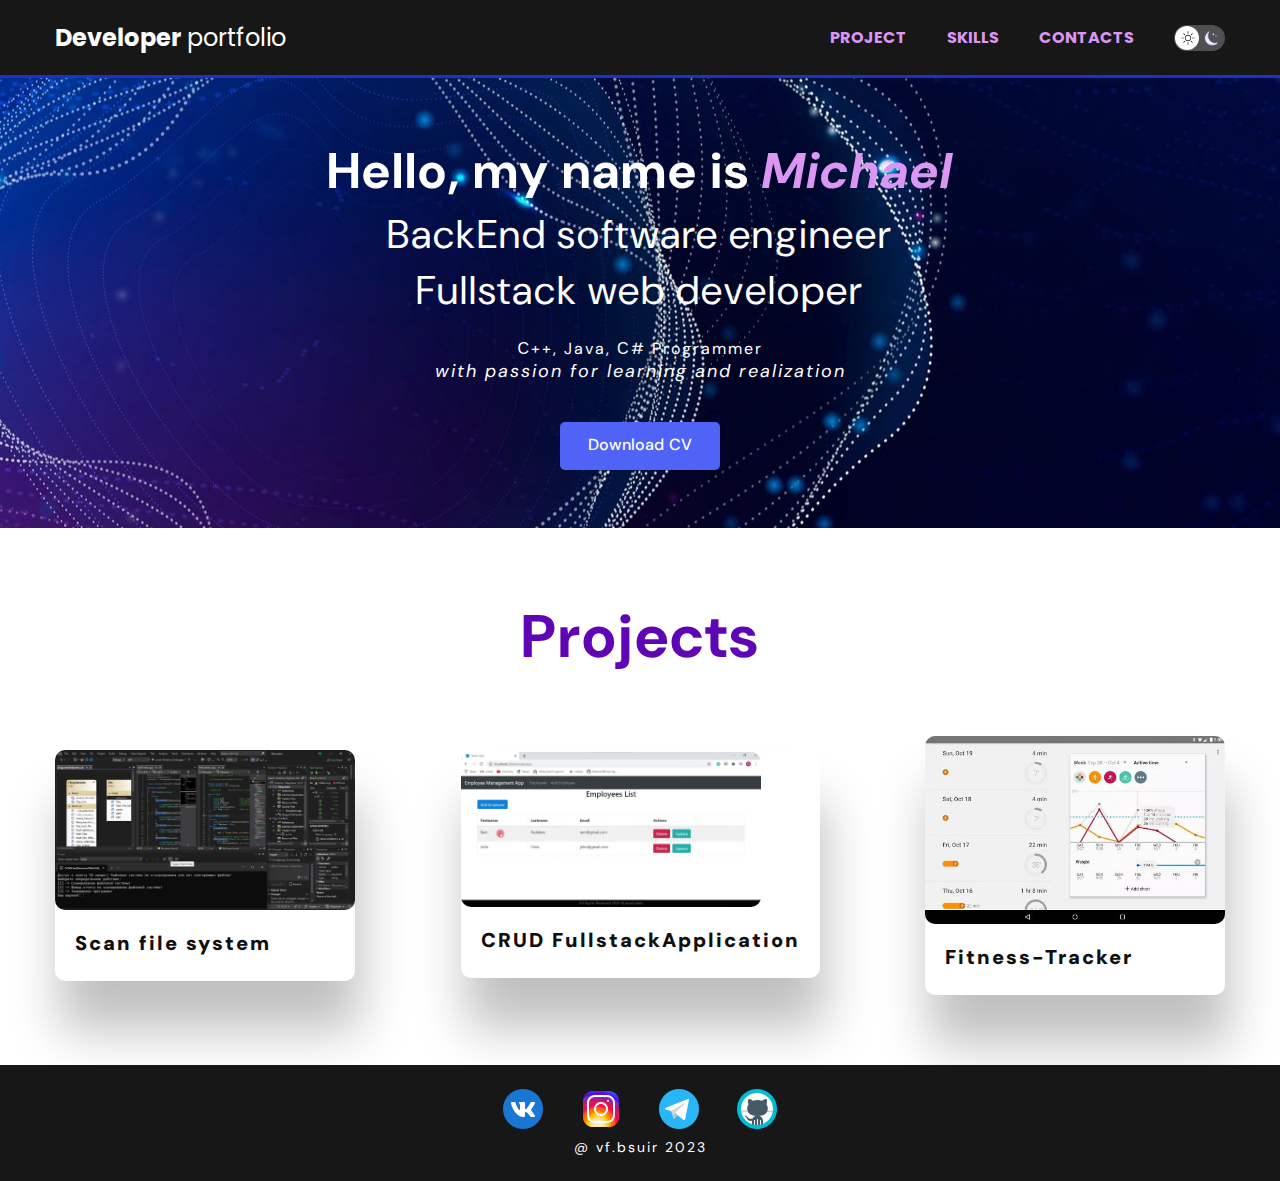
<file: index.html>
<!DOCTYPE html>
<html lang="en">
<head>
    <meta charset="UTF-8">
    <meta http-equiv="X-UA-Compatible" content="IE=edge">
    <meta name="viewport" content="width=device-width, initial-scale=1.0">
    <title>Freelancer portfolio!</title>
    <link rel="stylesheet" href="./css/main.css">
</head>
<body>
    <nav class="nav">
        <div class="container">
            <div class="nav-row">
                <a href="./index.html" class="logo"> <strong>Developer</strong> portfolio </a>
                <button type="button" class="dark-mode-button">
                    <img src="./image/SunNight/icons8-солнце.svg" alt="Light mode" class="dark-mode-button-icon">
                    <img src="./image/SunNight/night-01_icon-icons.com_65776.svg" alt="Dark mode" class="dark-mode-button-icon">
                </button>



                <ul class="nav-list">
                    <li class="nav-list__item"><a href="./index.html" class="nav-list__link nav-list__link--active change-text">Project</a></li>
                    <li class="nav-list__item"><a href="./project-skills.html" class="nav-list__link change-text nav-list__link--active">Skills</a></li>
                    <li class="nav-list__item"><a href="./project-contacts.html" class="nav-list__link change-text">Contacts</a></li>   
                </ul>



            </div>
        </div>
    </nav>

    <header class="header">
        <div class="header__wrapper">
            <h1 class="header__title">
                <strong>Hello, my name is <em>Michael</em></strong><br>
                 BackEnd software engineer<br>
                 Fullstack web developer<br>
                 <h1> С++, Java, С# Programmer</h1>
            </h1>
            <div class="header_text">
                <p>with passion for learning and realization</p>
            </div>
            <a href="#!" class="btn">Download CV</a> 
        </div>
    </header>

    <main class="section">
        <div class="container">
            <h2 class="title_1">Projects</h2>
                <ul class="projects">
                    <li class="project">
                        <a href="project-page.html">
                        <img src="./image/photo_2023-06-05_09-41-58.jpg" alt="Project img" class="project_img">
                        <h3 class="project_title">Scan file system</h3>
                    </a>
                    </li>
                    <li class="project">
                        <a href="">
                        <img src="./image/photo_2023-06-05_10-54-45.jpg" alt="Project img" class="project_img">
                        <h3 class="project_title">CRUD FullstackApplication</h3>
                    </a>
                    </li>
                    <li class="project">
                        <a href="">
                        <img src="./image/photo_2023-06-05_12-13-23.jpg" alt="Project img" class="project_img">
                        <h3 class="project_title">Fitness-Tracker</h3>
                    </a>
                    </li>
                </ul>
        </div>
    </main>

    <footer class="footer">
        <div class="container">
            <div class="footer__wrapper">
            <ul class="social">
                    <li class="social__item">
                        <a href="#!">
                            <img src="./image/icons8-vk-48.png" alt="Link">
                        </a>
                    </li>
                    <li class="social__item">
                        <a href="https://www.instagram.com/thesimenov">
                            <img src="./image/icons8-instagram-48.png" alt="Link">
                        </a>
                    </li>
                    <li class="social__item">
                        <a href="https://t.me/Mik536">
                            <img src="./image/icons8-телеграмма-app-48.png" alt="Link">
                        </a>
                    </li>
                    <li class="social__item">
                        <a href="https://github.com/MichaelSemenov">
                            <img src="./image/icons8-github-48.png" alt="Link">
                        </a>
                    </li>
                </ul>
                    <div class="copyright">
                        <p>@ vf.bsuir 2023</p>
                    </div>
        </div>
    </div>
    </footer>
    <script src="./js/main.js"></script>
</body>
</html>
</file>
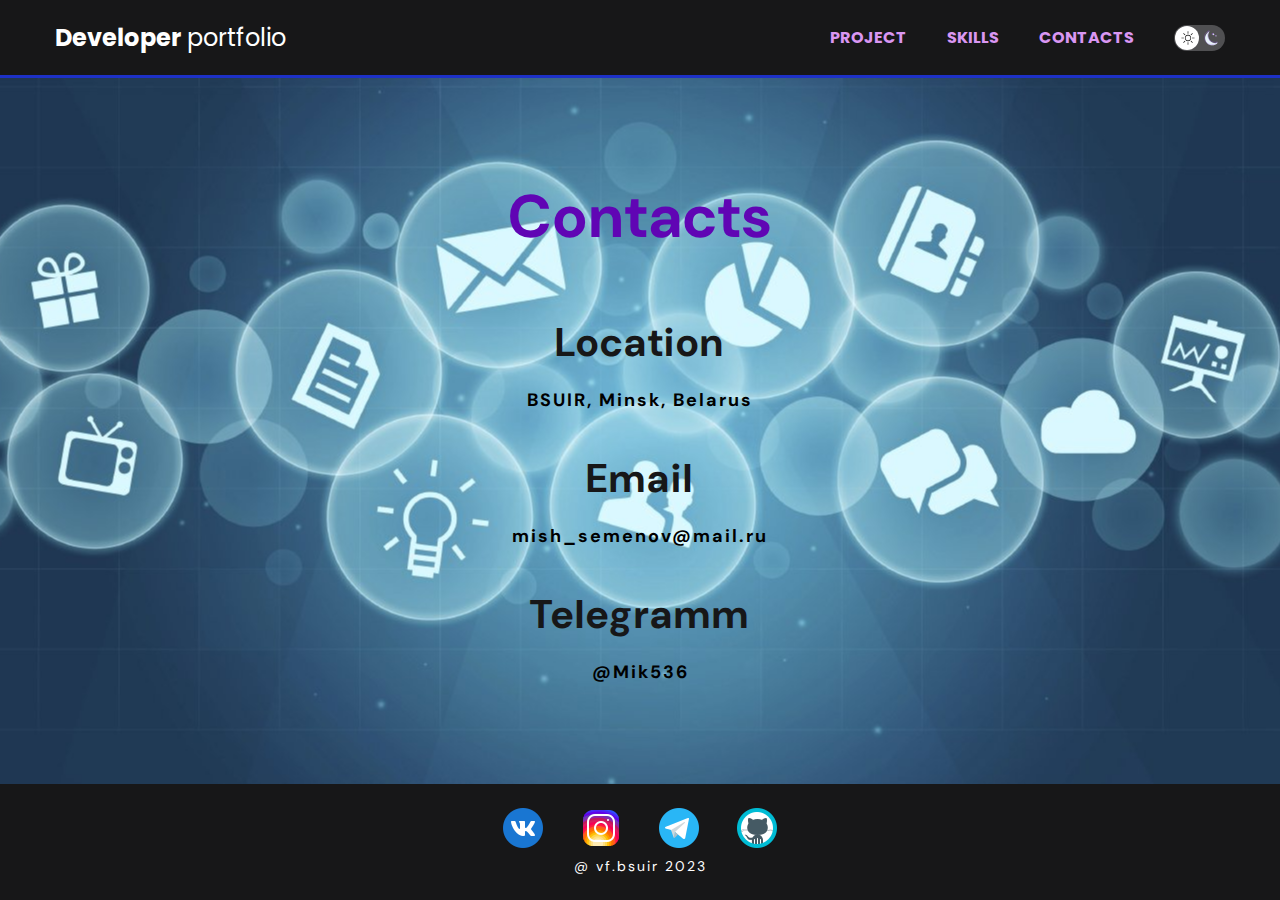
<file: project-contacts.html>
<!DOCTYPE html>
<html lang="en">
<head>
    <meta charset="UTF-8">
    <meta http-equiv="X-UA-Compatible" content="IE=edge">
    <meta name="viewport" content="width=device-width, initial-scale=1.0">
    <title>Freelancer portfolio!</title>
    <link rel="stylesheet" href="./css/main.css">
</head>
<body>
    <nav class="nav">
        <div class="container">
            <div class="nav-row">
                <a href="./index.html" class="logo"> <strong>Developer</strong> portfolio </a>
                <button type="button" class="dark-mode-button">
                    <img src="./image/SunNight/icons8-солнце.svg" alt="Light mode" class="dark-mode-button-icon">
                    <img src="./image/SunNight/night-01_icon-icons.com_65776.svg" alt="Dark mode" class="dark-mode-button-icon">
                </button>
                <ul class="nav-list">
                    <li class="nav-list__item"><a href="./index.html" class="nav-list__link nav-list__link--active change-text">Project</a></li>
                    <li class="nav-list__item"><a href="./project-skills.html" class="nav-list__link change-text nav-list__link--active">Skills</a></li>
                    <li class="nav-list__item"><a href="./project-contacts.html " class="nav-list__link change-text">Contacts</a></li>   
                </ul>
            </div>
        </div>
    </nav>

 <main class="section1">
    <div class="container">
        <h1 class="title_1">Contacts</h1>

        <ul class="content-list">

            <li class="ColorTG">    
                <h2 class="title_2">Location</h2>
                <p>BSUIR, Minsk, Belarus</p>
            </li>
            <li class="ColorTG">    
                <h2 class="title_2">Email</h2>
                <p> mish_semenov@mail.ru</p>
            </li>
            <li class="ColorTG">    
                <h2 class="title_2">Telegramm</h2>
                    <p>@Mik536</p>
            </li>
        </ul>
    </div>
 </main>

    <footer class="footer">
        <div class="container">
            <div class="footer__wrapper">
            <ul class="social">
                    <li class="social__item">
                        <a href="#!">
                            <img src="./image/icons8-vk-48.png" alt="Link">
                        </a>
                    </li>
                    <li class="social__item">
                        <a href="https://www.instagram.com/thesimenov">
                            <img src="./image/icons8-instagram-48.png" alt="Link">
                        </a>
                    </li>
                    <li class="social__item">
                        <a href="https://t.me/Mik536">
                            <img src="./image/icons8-телеграмма-app-48.png" alt="Link">
                        </a>
                    </li>
                    <li class="social__item">
                        <a href="https://github.com/MichaelSemenov">
                            <img src="./image/icons8-github-48.png" alt="Link">
                        </a>
                    </li>
                </ul>
                    <div class="copyright">
                        <p>@ vf.bsuir 2023</p>
                    </div>
        </div>
        </div>
    </footer>
    <script src="./js/main.js"></script>
</body>
</html>
</file>
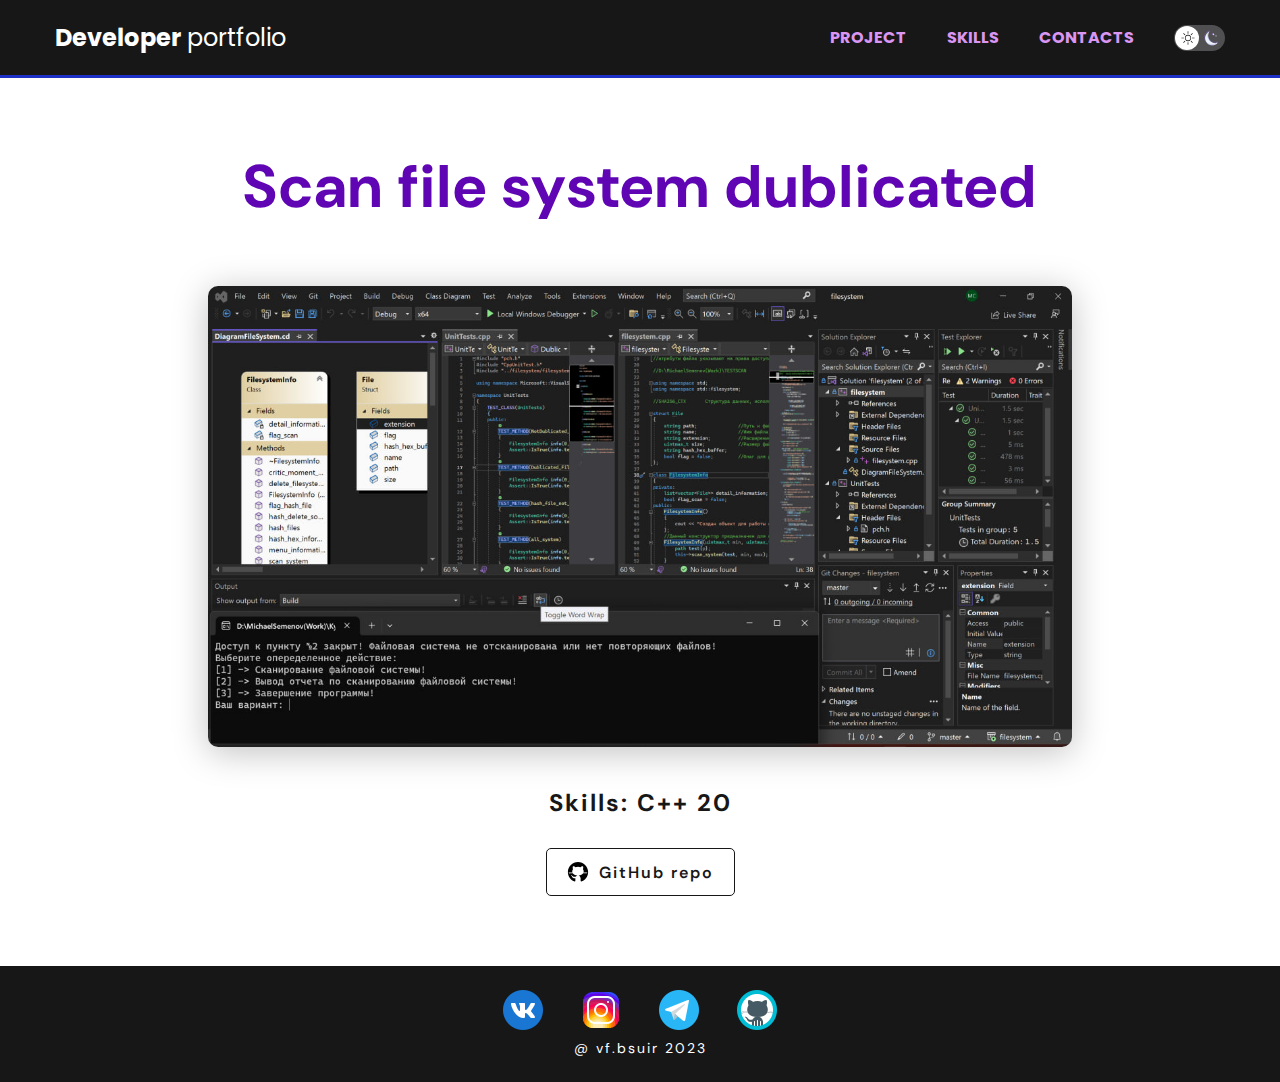
<file: project-page.html>
<!DOCTYPE html>
<html lang="en">
<head>
    <meta charset="UTF-8">
    <meta http-equiv="X-UA-Compatible" content="IE=edge">
    <meta name="viewport" content="width=device-width, initial-scale=1.0">
    <title>Freelancer portfolio!</title>
    <link rel="stylesheet" href="./css/main.css">
</head>
<body>
    <nav class="nav">
        <div class="container">
            <div class="nav-row">
                <a href="./index.html" class="logo"> <strong>Developer</strong> portfolio </a>
                <button type="button" class="dark-mode-button">
                    <img src="./image/SunNight/icons8-солнце.svg" alt="Light mode" class="dark-mode-button-icon">
                    <img src="./image/SunNight/night-01_icon-icons.com_65776.svg" alt="Dark mode" class="dark-mode-button-icon">
                </button>
                <ul class="nav-list">
                    <li class="nav-list__item"><a href="./index.html" class="nav-list__link nav-list__link--active change-text">Project</a></li>
                    <li class="nav-list__item"><a href="./project-skills.html" class="nav-list__link change-text nav-list__link--active">Skills</a></li>
                    <li class="nav-list__item"><a href="./project-contacts.html" class="nav-list__link change-text">Contacts</a></li>   
                </ul>
            </div>
        </div>
    </nav>

    <main class="sectionN">
        <div class="container">
            <div class="project-details">
            <h1 class="title_1">Scan file system dublicated</h1>
             <img src="./image/photo_2023-06-05_09-41-58.jpg" alt="" class="project-details__cover">
             <div class="project-details__desc">
                <p>Skills: C++ 20</p>
             </div>
             <a href="https://github.com/MichaelSemenov/filesystem-OSSP.git" class="btn-outline">
                <img src="./image/icons8-github.svg" alt="Link">
                GitHub repo
             </a>
        </div>
        </div>
    </main>

    <footer class="footer">
        <div class="container">
            <div class="footer__wrapper">
            <ul class="social">
                    <li class="social__item">
                        <a href="#!">
                            <img src="./image/icons8-vk-48.png" alt="Link">
                        </a>
                    </li>
                    <li class="social__item">
                        <a href="https://www.instagram.com/thesimenov">
                            <img src="./image/icons8-instagram-48.png" alt="Link">
                        </a>
                    </li>
                    <li class="social__item">
                        <a href="https://t.me/Mik536">
                            <img src="./image/icons8-телеграмма-app-48.png" alt="Link">
                        </a>
                    </li>
                    <li class="social__item">
                        <a href="https://github.com/MichaelSemenov">
                            <img src="./image/icons8-github-48.png" alt="Link">
                        </a>
                    </li>
                </ul>
                    <div class="copyright">
                        <p>@ vf.bsuir 2023</p>
                    </div>
        </div>
        </div>
    </footer>
    <script src="./js/main.js"></script>
</body>
</html>
</file>
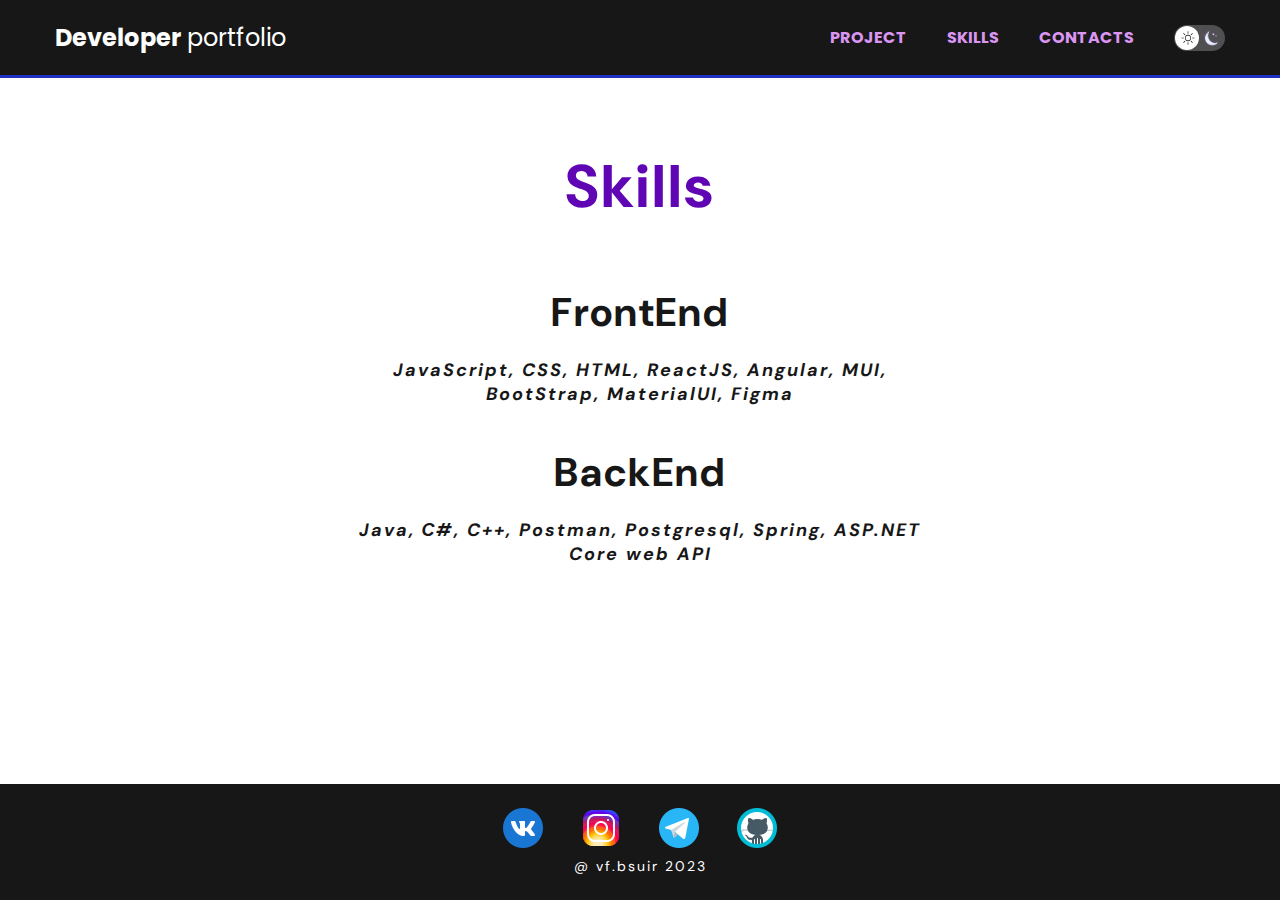
<file: project-skills.html>
<!DOCTYPE html>
<html lang="en">
<head>
    <meta charset="UTF-8">
    <meta http-equiv="X-UA-Compatible" content="IE=edge">
    <meta name="viewport" content="width=device-width, initial-scale=1.0">
    <title>Freelancer portfolio!</title>
    <link rel="stylesheet" href="./css/main.css">
</head>
<body>
    <nav class="nav">
        <div class="container">
            <div class="nav-row">
                <a href="./index.html" class="logo"> <strong>Developer</strong> portfolio </a>
                <button type="button" class="dark-mode-button ">   
                    <img src="./image/SunNight/icons8-солнце.svg" alt="Light mode" class="dark-mode-button-icon">
                    <img src="./image/SunNight/night-01_icon-icons.com_65776.svg" alt="Dark mode" class="dark-mode-button-icon">
                </button>
                <ul class="nav-list">
                    <li class="nav-list__item"><a href="./index.html" class="nav-list__link nav-list__link--active change-text">Project</a></li>
                    <li class="nav-list__item"><a href="./project-skills.html" class="nav-list__link change-text nav-list__link--active">Skills</a></li>
                    <li class="nav-list__item"><a href="./project-contacts.html" class="nav-list__link change-text">Contacts</a></li>   
                </ul>
            </div>
        </div>
    </nav>

 <main class="section">
    <div class="container">
        <h1 class="title_1">Skills</h1>

        <ul class="content-list">

            <li class="content-list__item">    
                <h2 class="title_2">FrontEnd</h2>

                <p>JavaScript, CSS, HTML, ReactJS, Angular, MUI, BootStrap, MaterialUI, Figma</p>
            </li>
            <li class="content-list__item">      
                <h2 class="title_2">BackEnd</h2>
                <p>Java, С#, C++, Postman, Postgresql, Spring, ASP.NET Core web API</p>
            </li>
        </ul>
    </div>
 </main>

    <footer class="footer">
        <div class="container">
            <div class="footer__wrapper">
            <ul class="social">
                    <li class="social__item">
                        <a href="#!">
                            <img src="./image/icons8-vk-48.png" alt="Link">
                        </a>
                    </li>
                    <li class="social__item">
                        <a href="https://www.instagram.com/thesimenov">
                            <img src="./image/icons8-instagram-48.png" alt="Link">
                        </a>
                    </li>
                    <li class="social__item">
                        <a href="https://t.me/Mik536">
                            <img src="./image/icons8-телеграмма-app-48.png" alt="Link">
                        </a>
                    </li>
                    <li class="social__item">
                        <a href="https://github.com/MichaelSemenov">
                            <img src="./image/icons8-github-48.png" alt="Link">
                        </a>
                    </li>
                </ul>
                    <div class="copyright">
                        <p>@ vf.bsuir 2023</p>
                    </div>
        </div>
        </div>
    </footer>
    <script src="./js/main.js"></script>
</body>
</html>
</file>
<file: css/main.css>
@import "./reset.css";
@import url('https://fonts.googleapis.com/css2?family=DM+Sans:wght@400;500;700&family=Poppins:wght@400;500;700&display=swap');



/* 
Стили для текстов для сайтов!
font-family: 'DM Sans', sans-serif;
font-family: 'Poppins', sans-serif; 
*/

html, body{
    font-family: 'DM Sans', sans-serif;
    letter-spacing: 2px;
    /* color: var(--black); */
    height: 100%;
    display: flex;
    flex-direction: column;

    /*По умолчанию Light mode*/
    background-color: var(--page-bg);
    color: var(--text-color);
}

/*Для скрытия всего html кода в области класса*/
/* .none{
  display: none !important;
} */

:root{
   --black: #171718;
   --black-border: #171718;
   --white: #fff;
   --purple: #6005b4;
   --orange: orange; 
   --dark-bg: var(--black);
   --dark-border: var(--black);
   --header-text: var(--white);
   --accent: var(--purple); 

   --page-bg: var(--white);
   --text-color: var(--black);


}
/*Для использованния темной темы!*/
.dark{
  --page-bg: #252526;
  --text-color: var(--white);
}

/* *{
    border: 1px solid blue;            
} */

.container {
    margin: 0 auto;
    padding:0 15px;
    max-width: 1200px;
}

/* Nav */
.nav {
    padding: 20px 0;       /* Отступ сверху и снизу, справа и слева нулю*/
    border-bottom: 3px solid #1d31c7;       
    background-color: var(--black);
    color: white;
    letter-spacing: normal;
}

.nav-row{
    display:flex;
    /* justify-content: space-between; */
    justify-content: end;
    align-items: center;
    column-gap: 40px;                
    row-gap: 20px;
    flex-wrap: wrap;
}

.logo{
  margin-right: auto;
    color:var(--white);
    font-size: 24px;
    font-family: 'Poppins', sans-serif;
}
.logo strong{
    font-weight: 700;
}

.nav-list{
 display: flex;
 align-items: center;
 column-gap: 40px;
 font-size: 16px;
 font-weight: 500;
 font-family: 'Poppins', sans-serif;
} 

.nav-list__link{
  color:var(--white);
}

.nav-list__link--active{
position: relative;
}

.nav-list__link--active::before{
    content: "";
    display: 2px;
    width:100%;
    background-color: red;
    position: absolute;
    left:0;
    top:100%;
}

.change-text{
  color: #da96f2; /* Цвет текста */
  font-weight: bold;
  padding: 20px 0px;
  text-transform: uppercase;
  line-height: 1;
  -webkit-transition: all 0.5s ease;
          transition: all 0.5s ease; 
}

.change-text:hover{
  color: #5265f6; /* Меняем цвет текста */
}

.btn{
    display:inline-block;
    background-color: #4f63f7;
    color: var(--white);
    height: 48px;
    padding:12px 28px;
    border-radius: 5px;
    letter-spacing: 0.15px;
    font-size: 16px;
    font-weight: 500;
    transition: opacity 0.2s ease-in;
}

.btn-outline{
  height: 48px;
  border-radius: 5px;
  padding: 12px 20px;
  border: 1px solid #171718;
  color: var(--black);
  font-weight: 600;
  display: flex;
  column-gap: 10px;
  align-items: center;
  transition: opacity 0.2s ease-in;
}

.btn-outline:hover{
 opacity: 0.8;
}
.btn-outline:active{
  position: relative;
  top: 1px;
}

.btn:hover{
 opacity: 0.8;
}

.btn:active{
    position: relative;
    top: 1px;
}

  .header{
    background-image: url('/image/header-bg.png');
    background-repeat:  no-repeat;
    background-size: auto;
    background-position: center;
    color: var(--purple);
    background-color: var(--dark-bg);
    color: var(--header-text);
    min-height: 450px;
    padding: 40px 0;
    display: flex;
    justify-content: center;
    align-items: center;
    text-align: center;
  }
   
  .header__wrapper{
    color: var(--white);
    max-width: 660px;
    padding: 0, 15px;
  }

  .header__title{
    margin-bottom: 20px;
    font-size: 40px;
    font-weight: 700px;
    line-height: 1.4;
  }

.header__title em{
    font-style: italic;
    color: #da96f2;
}

  .header__title strong{
    font-size: 50px;
    font-weight: 700;
  }

  .header_text{
    font-style: italic;
    font-size: 18px;
    margin-bottom: 40px;
    line-height: 1.333;
  }
   
  .header_text p+p{
    margin-top: 1em;
  }

  /* Projects */

  /*Удаление*/
  
  .section{
    padding: 70px 0;
    height: 100%;
    background-color: var(--page-bg);
  }


  .sectionN{
    padding: 70px 0;
    background-color: var(--page-bg);
  }

  .title_1{
    margin-bottom: 60px;
    font-size: 60px;
    font-weight:700;
    line-height: 1.3;
    color:var(--purple);
    text-align: center;
  }

  .projects{
    display: flex;
    flex-wrap: wrap;
    flex-direction: row;
    justify-content: center;
    justify-content: space-between;
    /*column-gap: 0px; попробуем атоматическое заполнение между колонками!*/
    row-gap:40px;
    align-items: center;
  }


  .project{
    max-width: 370px;
    background-color: var(--white);
    box-shadow: 5px 50px 50px rgba(0, 0, 0, 0.25);
    border-radius: 10px;
    color: blue;
  }

  .project_img{
    max-width: 300px;
    max-height: 300px;
    border-radius: 10px;
  }

  .project_title{
    padding: 15px 20px 25px;
    font-size: 20px;
    font-weight: 900;
    line-height: 1.3;
    color: rgb(16, 15, 15);
  }

  /*Footer - подвал!*/

  .footer{
    background-color: var(--black);
    padding: 20px 0 25px;
    color: var(--white);
    display: flex;
    column-gap: 40px;
    row-gap: 20px;
  }

  .social{
    display:flex;
    column-gap: 30px;
    align-items: center;
  }

  .copyright{
    font-size: 14px;
    text-align: center;
  }

  .copyright p +p {
    margin-top: 0.5em;
  }
   

  .btn-outline{
    display: flex;
  align-items: center;
  color: var(--text-color);
  }

  /*Project details*/
  .project-details{
    display: flex;
    max-width: 865px;
    margin: 0 auto;
    flex-direction: column;
    align-items: center;
    text-align: center;
  }
  .project-details__cover{
    max-width: 100%;
    margin-bottom: 40px;
    box-shadow: 0px 5px 35px rgba(0,0,0,0.25);
    border-radius: 10px;
  }

  .project-details__desc{
    font-size: 24px;
    font-weight: 700;
    line-height: 1.3;
    margin-bottom: 30px;
  }

/*Content list Skills information*/

.title_2{
  font-size:40px;
  line-height: 1.3;
  /* color: var(--black); */
  color: var(--text-color);
  font-weight: 700;
  margin-bottom: 20px;
}

.content-list{
  margin: 0 auto;
  max-width: 570px;
  display: flex;
  flex-direction: column;
  align-items: center;
  text-align: center;
  row-gap: 40px;
}

.content-list__item p{
  font-size: 18px;
font-weight: 700;
font-style: italic;
}

.content-list__item p + p{
  margin-top: 0.5em;  
}

/*Дезайн контактов!*/
.ColorTG{
  color: #000000;
  font-style:normal;
  font-weight: 700;
  font-size: 18px;
}

.section1{
  background-image: url(/image/1674715269_top-fon-com-p-gugl-kartinki-dlya-prezentatsii-fon-163.jpg);
  background-repeat: no-repeat;
  background-size: auto;
  background-position: center;
  padding: 100px 100px;
}

/*Медиа запросы для измения при некоторых условиях работы программы!*/

@media (max-width: 620px){
.header{
  min-height: unset;   /*Удаление, если оно было включено!*/
}
.nav-row{
  justify-content: space-between;
}
.dark-mode-button{
  order: 0;
}
.project_title{
  font-size: 22px;
}
.title_1{
  font-size: 40px;
  margin-bottom: 30px;
}

.section{
  padding: 40px 0;
}

  .header__title{
    font-size: 30px;
  }
  .header__title strong{
    font-size: 40px;
  }
  .projects{
    justify-content: center;
  }
  .project_title{
    font-size: 22px;
    text-align: center;
  }
  .footer{
    padding: 40px 0 30px; 
  }
  .social__item{
    width: 28px;
    margin-bottom: 20px;
  }
  .footer_wrapper{
    row-gap:20px;
  }
  .social{
    column-gap: 20px;
  }
}
@media(max-width: 400px){
  .header__title{
    font-size: 15px;
  }
  .header__title strong{
    font-size: 35px;
  }
}

/*Icon Sun and Night*/

.dark-mode-button{
  order: 1;
  position: relative;
  display: flex;
  width: 51px;
  height: 26px;
  background-color: #505052;
  align-items: center;
  text-align: center;
  border-radius: 50px;
  padding: 5px;
  justify-content: space-between;
  transition: left 0.2s ease-in;
}

.dark-mode-button::before{
  position: absolute;
  top: 1px;
  left:1px;
  content: "";
  display: block;
  width:24px;
  height: 24px;
  border-radius: 50%;
  background-color: var(--white);
}

.dark-mode-button-icon{
  width: 45%;
    position: relative;
    z-index: 9px;
}

.dark-mode-button--active::before{
  left:26px;
}
</file>
